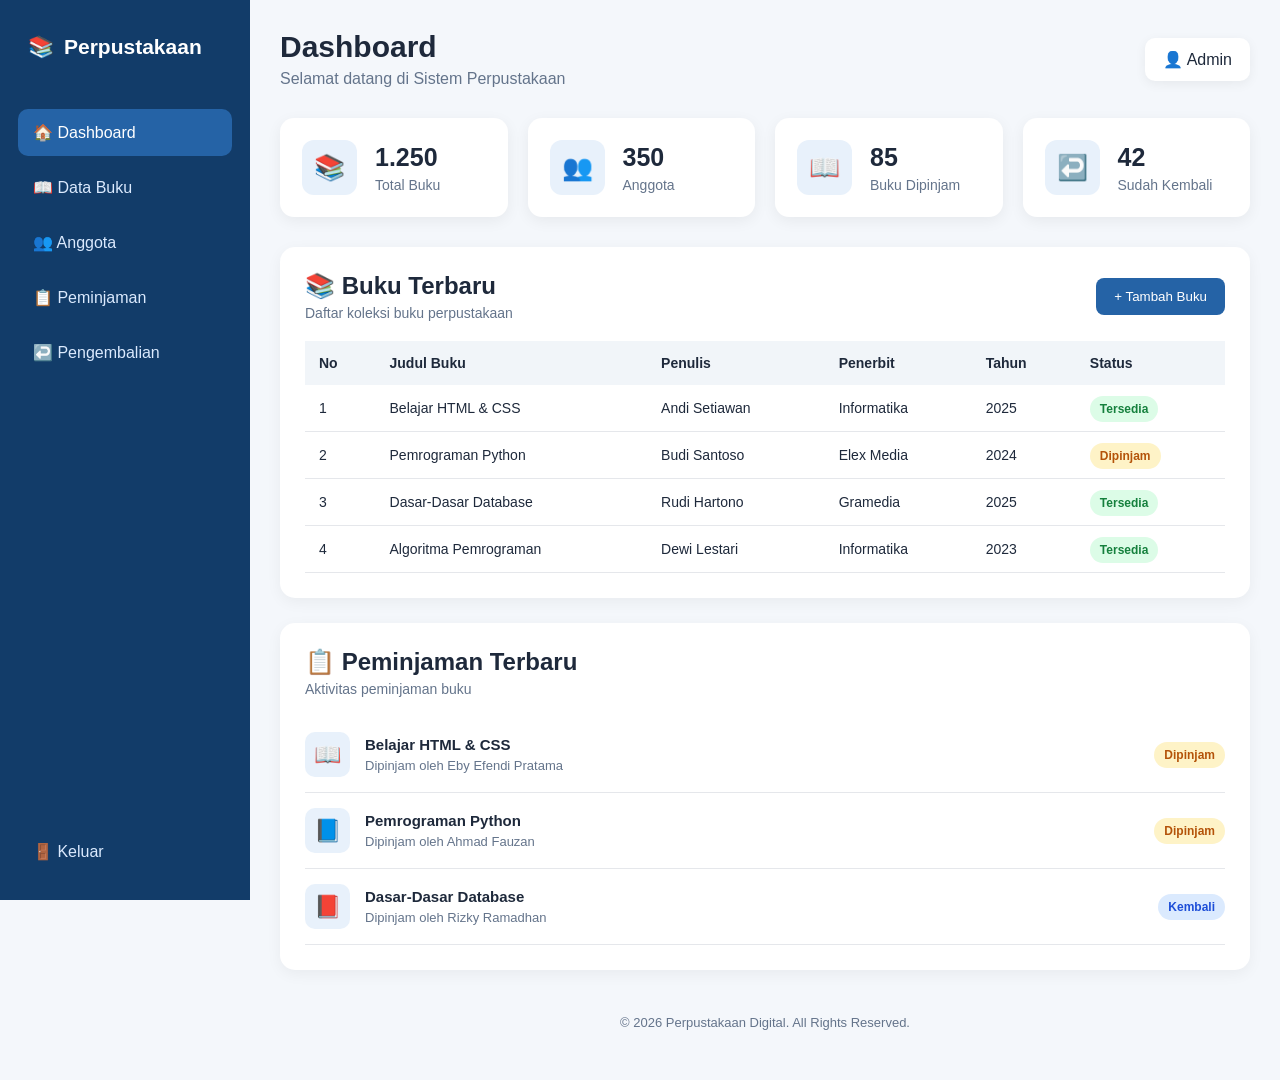
<file: index.html>
<!DOCTYPE html>
<html lang="id">
<head>
    <meta charset="UTF-8">
    <meta name="viewport" content="width=device-width, initial-scale=1.0">
    <title>Perpustakaan Digital</title>

    <!-- CSS -->
    <link rel="stylesheet" href="style.css">
</head>
<body>

    <!-- Sidebar -->
    <aside class="sidebar">
        <div class="logo">
            📚 <span>Perpustakaan</span>
        </div>

        <nav>
            <a href="#" class="active">🏠 Dashboard</a>
            <a href="#buku">📖 Data Buku</a>
            <a href="#anggota">👥 Anggota</a>
            <a href="#peminjaman">📋 Peminjaman</a>
            <a href="#pengembalian">↩️ Pengembalian</a>
        </nav>

        <div class="logout">
            <a href="#">🚪 Keluar</a>
        </div>
    </aside>

    <!-- Main Content -->
    <main class="main">

        <!-- Header -->
        <header class="header">
            <div>
                <h1>Dashboard</h1>
                <p>Selamat datang di Sistem Perpustakaan</p>
            </div>

            <div class="profile">
                👤 <span>Admin</span>
            </div>
        </header>

        <!-- Statistik -->
        <section class="cards">

            <div class="card">
                <div class="icon">📚</div>
                <div>
                    <h3>1.250</h3>
                    <p>Total Buku</p>
                </div>
            </div>

            <div class="card">
                <div class="icon">👥</div>
                <div>
                    <h3>350</h3>
                    <p>Anggota</p>
                </div>
            </div>

            <div class="card">
                <div class="icon">📖</div>
                <div>
                    <h3>85</h3>
                    <p>Buku Dipinjam</p>
                </div>
            </div>

            <div class="card">
                <div class="icon">↩️</div>
                <div>
                    <h3>42</h3>
                    <p>Sudah Kembali</p>
                </div>
            </div>

        </section>

        <!-- Buku Terbaru -->
        <section class="content-box" id="buku">
            <div class="section-header">
                <div>
                    <h2>📚 Buku Terbaru</h2>
                    <p>Daftar koleksi buku perpustakaan</p>
                </div>

                <button>+ Tambah Buku</button>
            </div>

            <div class="table-container">
                <table>
                    <thead>
                        <tr>
                            <th>No</th>
                            <th>Judul Buku</th>
                            <th>Penulis</th>
                            <th>Penerbit</th>
                            <th>Tahun</th>
                            <th>Status</th>
                        </tr>
                    </thead>

                    <tbody>
                        <tr>
                            <td>1</td>
                            <td>Belajar HTML & CSS</td>
                            <td>Andi Setiawan</td>
                            <td>Informatika</td>
                            <td>2025</td>
                            <td><span class="status tersedia">Tersedia</span></td>
                        </tr>

                        <tr>
                            <td>2</td>
                            <td>Pemrograman Python</td>
                            <td>Budi Santoso</td>
                            <td>Elex Media</td>
                            <td>2024</td>
                            <td><span class="status dipinjam">Dipinjam</span></td>
                        </tr>

                        <tr>
                            <td>3</td>
                            <td>Dasar-Dasar Database</td>
                            <td>Rudi Hartono</td>
                            <td>Gramedia</td>
                            <td>2025</td>
                            <td><span class="status tersedia">Tersedia</span></td>
                        </tr>

                        <tr>
                            <td>4</td>
                            <td>Algoritma Pemrograman</td>
                            <td>Dewi Lestari</td>
                            <td>Informatika</td>
                            <td>2023</td>
                            <td><span class="status tersedia">Tersedia</span></td>
                        </tr>
                    </tbody>
                </table>
            </div>
        </section>

        <!-- Peminjaman -->
        <section class="content-box" id="peminjaman">
            <div class="section-header">
                <div>
                    <h2>📋 Peminjaman Terbaru</h2>
                    <p>Aktivitas peminjaman buku</p>
                </div>
            </div>

            <div class="loan-list">

                <div class="loan">
                    <div class="book-icon">📖</div>
                    <div class="loan-info">
                        <h3>Belajar HTML & CSS</h3>
                        <p>Dipinjam oleh Eby Efendi Pratama</p>
                    </div>
                    <span class="status dipinjam">Dipinjam</span>
                </div>

                <div class="loan">
                    <div class="book-icon">📘</div>
                    <div class="loan-info">
                        <h3>Pemrograman Python</h3>
                        <p>Dipinjam oleh Ahmad Fauzan</p>
                    </div>
                    <span class="status dipinjam">Dipinjam</span>
                </div>

                <div class="loan">
                    <div class="book-icon">📕</div>
                    <div class="loan-info">
                        <h3>Dasar-Dasar Database</h3>
                        <p>Dipinjam oleh Rizky Ramadhan</p>
                    </div>
                    <span class="status kembali">Kembali</span>
                </div>

            </div>
        </section>

        <footer>
            <p>© 2026 Perpustakaan Digital. All Rights Reserved.</p>
        </footer>

    </main>

</body>
</html>
</file>
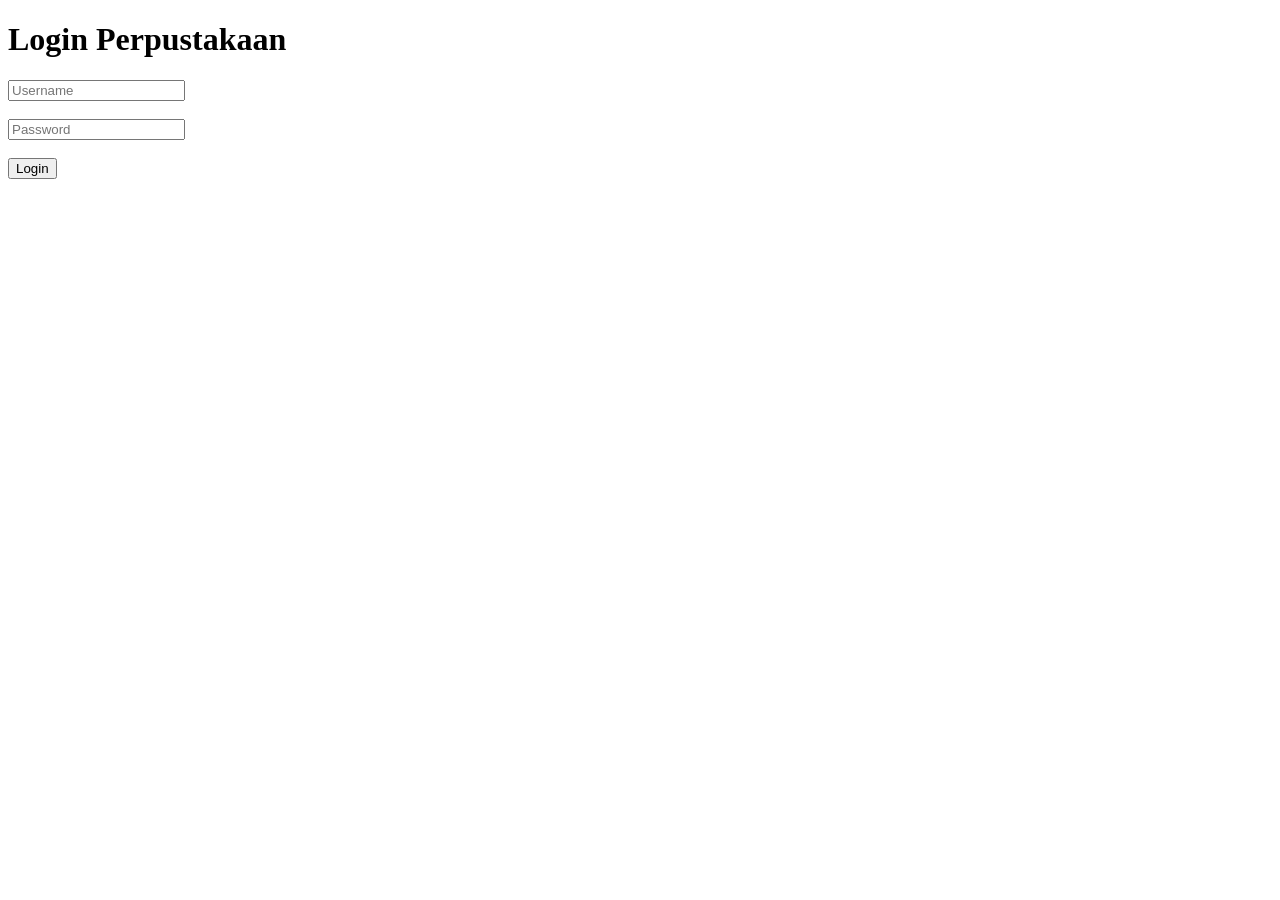
<file: LOGIN.html>
<!DOCTYPE html>
<html lang="id">
<head>
    <meta charset="UTF-8">
    <meta name="viewport" content="width=device-width, initial-scale=1.0">
    <title>Login Perpustakaan</title>
</head>
<body>

    <h1>Login Perpustakaan</h1>

    <form action="index.html">
        <input type="text" placeholder="Username" required>
        <br><br>

        <input type="password" placeholder="Password" required>
        <br><br>

        <button type="submit">Login</button>
    </form>

</body>
</html>
</file>
<file: style.css>
* {
    margin: 0;
    padding: 0;
    box-sizing: border-box;
}

body {
    font-family: Arial, Helvetica, sans-serif;
    background: #f4f7fb;
    color: #1e293b;
}

/* SIDEBAR */
.sidebar {
    position: fixed;
    left: 0;
    top: 0;
    width: 250px;
    height: 100vh;
    background: #123c69;
    padding: 25px 18px;
    color: white;
}

.logo {
    display: flex;
    align-items: center;
    gap: 10px;
    font-size: 21px;
    font-weight: bold;
    padding: 10px;
    margin-bottom: 40px;
}

.sidebar nav {
    display: flex;
    flex-direction: column;
    gap: 8px;
}

.sidebar nav a,
.logout a {
    color: #dbeafe;
    text-decoration: none;
    padding: 14px 15px;
    border-radius: 10px;
    transition: 0.3s;
}

.sidebar nav a:hover,
.sidebar nav a.active {
    background: #2563a6;
    color: white;
}

.logout {
    position: absolute;
    bottom: 25px;
    left: 18px;
    right: 18px;
}

.logout a {
    display: block;
}

.logout a:hover {
    background: #9f2d2d;
}

/* MAIN */
.main {
    margin-left: 250px;
    padding: 30px;
}

/* HEADER */
.header {
    display: flex;
    justify-content: space-between;
    align-items: center;
    margin-bottom: 30px;
}

.header h1 {
    font-size: 30px;
    margin-bottom: 6px;
}

.header p {
    color: #64748b;
}

.profile {
    background: white;
    padding: 12px 18px;
    border-radius: 10px;
    box-shadow: 0 3px 12px rgba(0, 0, 0, 0.06);
}

/* STATISTIC CARD */
.cards {
    display: grid;
    grid-template-columns: repeat(4, 1fr);
    gap: 20px;
    margin-bottom: 30px;
}

.card {
    background: white;
    padding: 22px;
    border-radius: 14px;
    display: flex;
    align-items: center;
    gap: 18px;
    box-shadow: 0 4px 15px rgba(0, 0, 0, 0.06);
}

.icon {
    width: 55px;
    height: 55px;
    background: #e8f1fb;
    border-radius: 12px;
    display: flex;
    justify-content: center;
    align-items: center;
    font-size: 25px;
}

.card h3 {
    font-size: 25px;
    margin-bottom: 5px;
}

.card p {
    color: #64748b;
    font-size: 14px;
}

/* CONTENT */
.content-box {
    background: white;
    padding: 25px;
    border-radius: 15px;
    margin-bottom: 25px;
    box-shadow: 0 4px 15px rgba(0, 0, 0, 0.05);
}

.section-header {
    display: flex;
    justify-content: space-between;
    align-items: center;
    margin-bottom: 20px;
}

.section-header h2 {
    margin-bottom: 5px;
}

.section-header p {
    color: #64748b;
    font-size: 14px;
}

button {
    border: none;
    background: #2563a6;
    color: white;
    padding: 11px 18px;
    border-radius: 8px;
    cursor: pointer;
}

button:hover {
    background: #123c69;
}

/* TABLE */
.table-container {
    overflow-x: auto;
}

table {
    width: 100%;
    border-collapse: collapse;
}

th {
    background: #f1f5f9;
    text-align: left;
    padding: 14px;
    font-size: 14px;
}

td {
    padding: 15px 14px;
    border-bottom: 1px solid #e5e7eb;
    font-size: 14px;
}

tr:hover {
    background: #f8fafc;
}

/* STATUS */
.status {
    padding: 6px 10px;
    border-radius: 20px;
    font-size: 12px;
    font-weight: bold;
}

.tersedia {
    background: #dcfce7;
    color: #15803d;
}

.dipinjam {
    background: #fef3c7;
    color: #b45309;
}

.kembali {
    background: #dbeafe;
    color: #1d4ed8;
}

/* LOAN */
.loan-list {
    display: flex;
    flex-direction: column;
}

.loan {
    display: flex;
    align-items: center;
    gap: 15px;
    padding: 15px 0;
    border-bottom: 1px solid #e5e7eb;
}

.book-icon {
    width: 45px;
    height: 45px;
    border-radius: 10px;
    background: #e8f1fb;
    display: flex;
    align-items: center;
    justify-content: center;
    font-size: 22px;
}

.loan-info {
    flex: 1;
}

.loan-info h3 {
    font-size: 15px;
    margin-bottom: 5px;
}

.loan-info p {
    color: #64748b;
    font-size: 13px;
}

/* FOOTER */
footer {
    text-align: center;
    padding: 20px;
    color: #64748b;
    font-size: 13px;
}

/* RESPONSIVE */
@media (max-width: 1000px) {
    .cards {
        grid-template-columns: repeat(2, 1fr);
    }
}

@media (max-width: 700px) {
    .sidebar {
        position: relative;
        width: 100%;
        height: auto;
    }

    .logout {
        position: static;
        margin-top: 20px;
    }

    .main {
        margin-left: 0;
        padding: 20px;
    }

    .cards {
        grid-template-columns: 1fr;
    }

    .header {
        align-items: flex-start;
        gap: 15px;
        flex-direction: column;
    }
}
</file>
